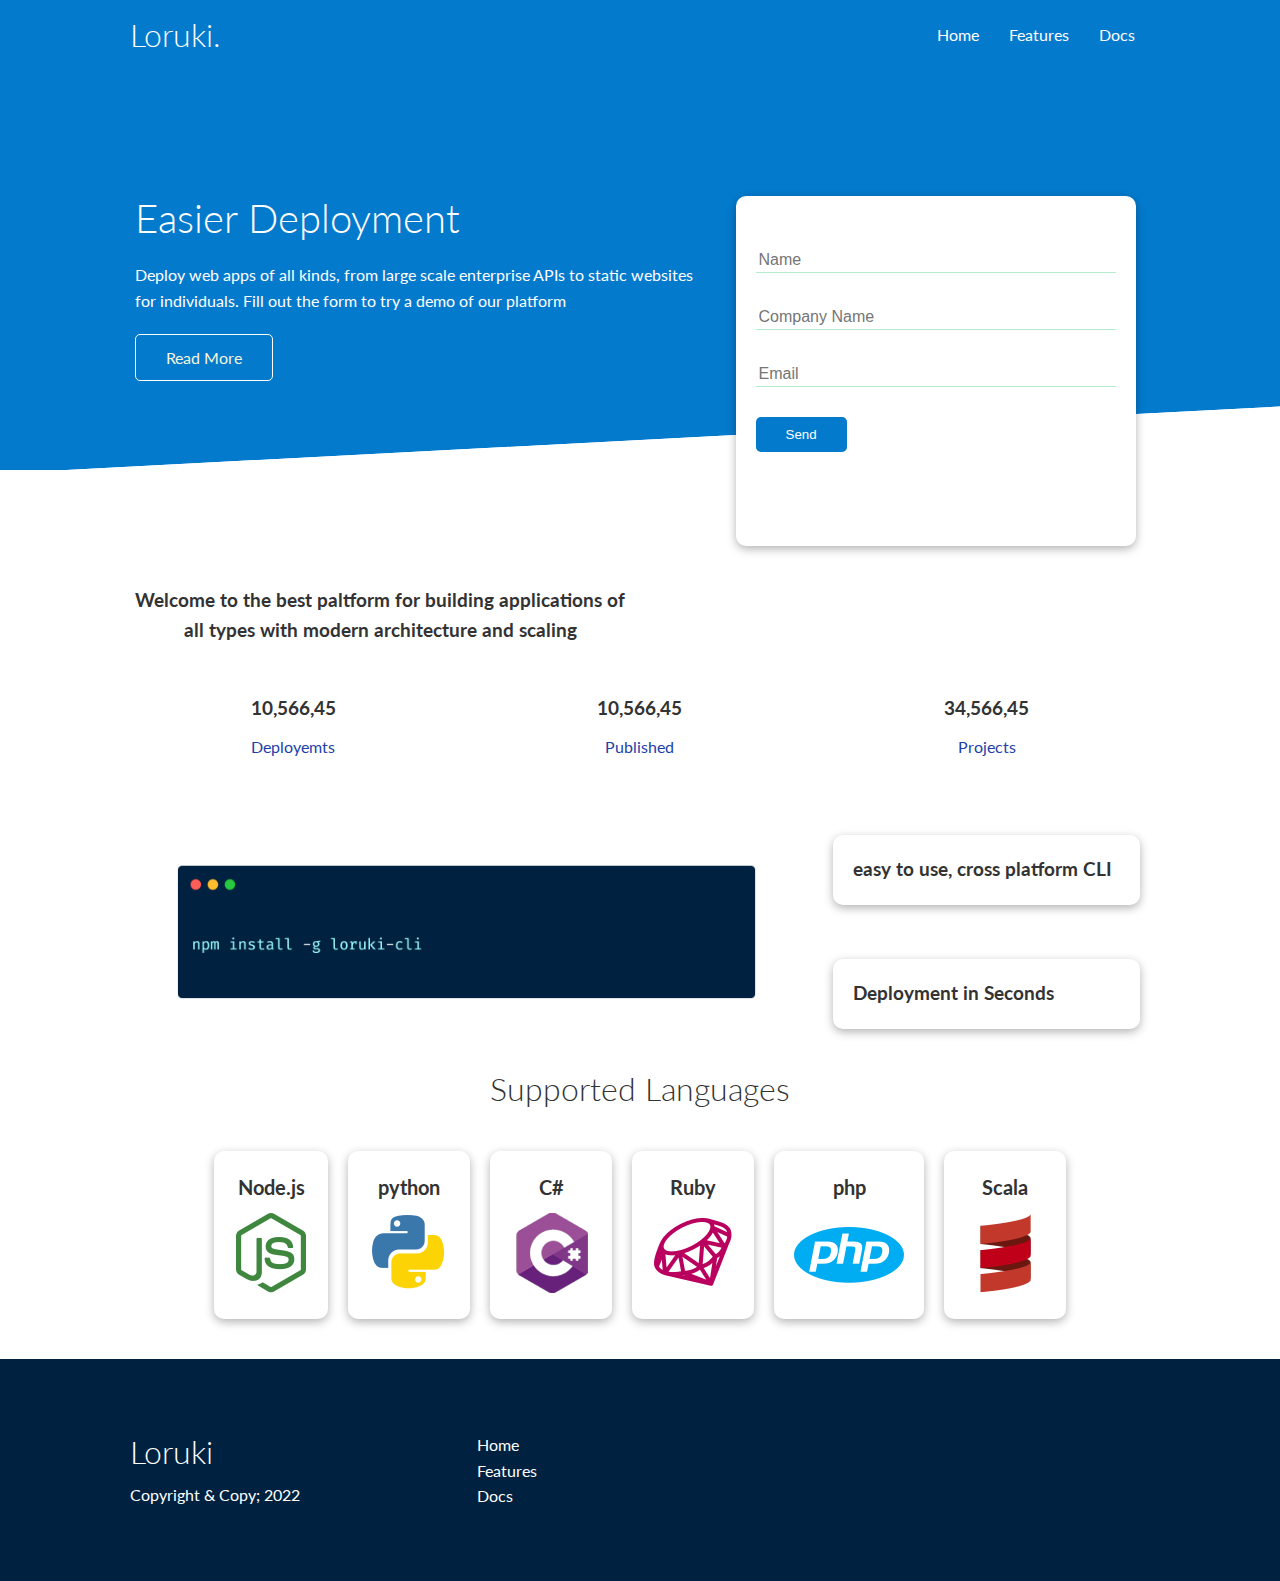
<file: index.html>
<!DOCTYPE html>
<html lang="en">
<head>
    <meta charset="UTF-8">
    <link rel="stylesheet" href="https://cdnjs.cloudflare.com/ajax/libs/font-awesome/5.15.1/css/all.min.css" integrity="sha512-+4zCK9k+qNFUR5X+cKL9EIR+ZOhtIloNl9GIKS57V1MyNsYpYcUrUeQc9vNfzsWfV28IaLL3i96P9sdNyeRssA==" crossorigin="anonymous" />
    <link rel="stylesheet" href="style.css">
    <link rel="stylesheet" href="utilities.css">
    <meta http-equiv="X-UA-Compatible" content="IE=edge">
    <meta name="viewport" content="width=device-width, initial-scale=1.0">
    <title>loruki | Cloud hosting for everyone</title>
    
</head>
<body>
    <!-- Nav Bar -->
    <div class="navbar">
        <div class="container flex">
            <h1 class="logo">Loruki.</h1>
            <nav>
                <ul>
                    <li><a href="index.html">Home</a></li>
                    <li><a href="features.html">Features</a></li>
                    <li><a href="docs.html">Docs</a></li>

                    
                </ul>
            </nav>
        </div>
    </div>


    <!-- Showcase -->
    <section class="showcase">
        <div class="container grid">
            <div class="showcase-text">
                <h1>Easier Deployment</h1>
                <p>Deploy web apps of all kinds,
                 from large scale enterprise APIs to static websites for individuals.
                Fill out the form to try a demo of our platform</p>
                <a href="features.html" class="btn btn-outline">Read More</a>

            </div>
            <form name="contact" method="POST" netlify-honeypot="bot-field" data-netlify="true">
                <input type="hidden" name="form-name" value="contact">
                <p class="hidden">
                    <label>
                      Don’t fill this out if you’re human: <input name="bot-field" />

            <div class="showcase-form card">
                <div class="form-control">
                    <input type="text" name="name" placeholder="Name" required>
                </div>

                <div class="form-control">
                    <input type="text" name="company" placeholder="Company Name" required>
                </div>

                <div class="form-control">
                    <input type="email" name="email" placeholder="Email" required>
                </div>

                <input type="Submit" value="Send" class="btn btn-primary">
            </form>

            </div>
        </div>
    </section> 
    
    
    <!-- Stats -->
    <section class="stats">
  <div class="container">
      <h3 class="stats-heading text-center my-1">Welcome to the best paltform for building applications
          of all types with modern architecture and scaling
      </h3>
        <div class="grid grid-3 text-center my-4">
      <div>
          <i class="div fas fa-server fa-3x"></i>
          <h3>10,566,45</h3>
          <p class="text-secondary">Deployemts</p>
      </div>

      <div>
        <i class="div fas fa-upload fa-3x"></i>
        <h3>10,566,45</h3>
        <p class="text-secondary">Published</p>
    </div>

    <div>
        <i class="div fas fa-project-diagram fa-3x"></i>
        <h3>34,566,45</h3>
        <p class="text-secondary">Projects</p>
    </div>
  </div>

</section>

<!-- CLI -->
<section class="cli">
<div class="container grid">
    <img src="images/cli.png" alt="">
    <div class="card">
        <h3>easy to use, cross platform CLI</h3>
    </div>

    <div class="card">
        <h3>Deployment in Seconds</h3>
    </div>
</div>

</section>


<!-- languages -->

<section class="languages">

    <h2 class="md text-center my-2">
        Supported Languages
    </h2>
    <div class="container flex">
        <div class="card">
            <h4>Node.js</h4>
            <img src="images/node.png" alt="">
        </div>

        <div class="card">
            <h4>python</h4>
            <img src="images/python.png" alt="">
        </div>

        <div class="card">
            <h4>C#</h4>
            <img src="images/csharp.png" alt="">
        </div>

        <div class="card">
            <h4>Ruby</h4>
            <img src="images/ruby.png" alt="">
        </div>

        <div class="card">
            <h4>php</h4>
            <img src="images/php.png" alt="">
        </div>

        <div class="card">
            <h4>Scala</h4>
            <img src="images/scala.png" alt="">
        </div>
    </div>
</section>


<footer class="footer bg-dark py-5">
    <div class="container grid grid-3">
        <div>
            <h1>Loruki</h1>
            <p>Copyright & Copy; 2022</p>
        </div>
    
    <nav>
        <ul>
            <li><a href="index.html">Home</a><li>
                <li><a href="features.html">Features</a><li>
                    <li><a href="docs.html">Docs</a><li>
        </ul>
    </nav>
        <div class="social">
            <a href="#"><i class="fab fa-github fa-2x"></i></a>
            <a href="#"><i class="fab fa-facebook fa-2x"></i></a>
            <a href="#"><i class="fab fa-instagram fa-2x"></i></a>
            <a href="#"><i class="fab fa-twitter fa-2x"></i></a>
        </div>
     </div>
    
</footer>

</body>
</html>
</file>
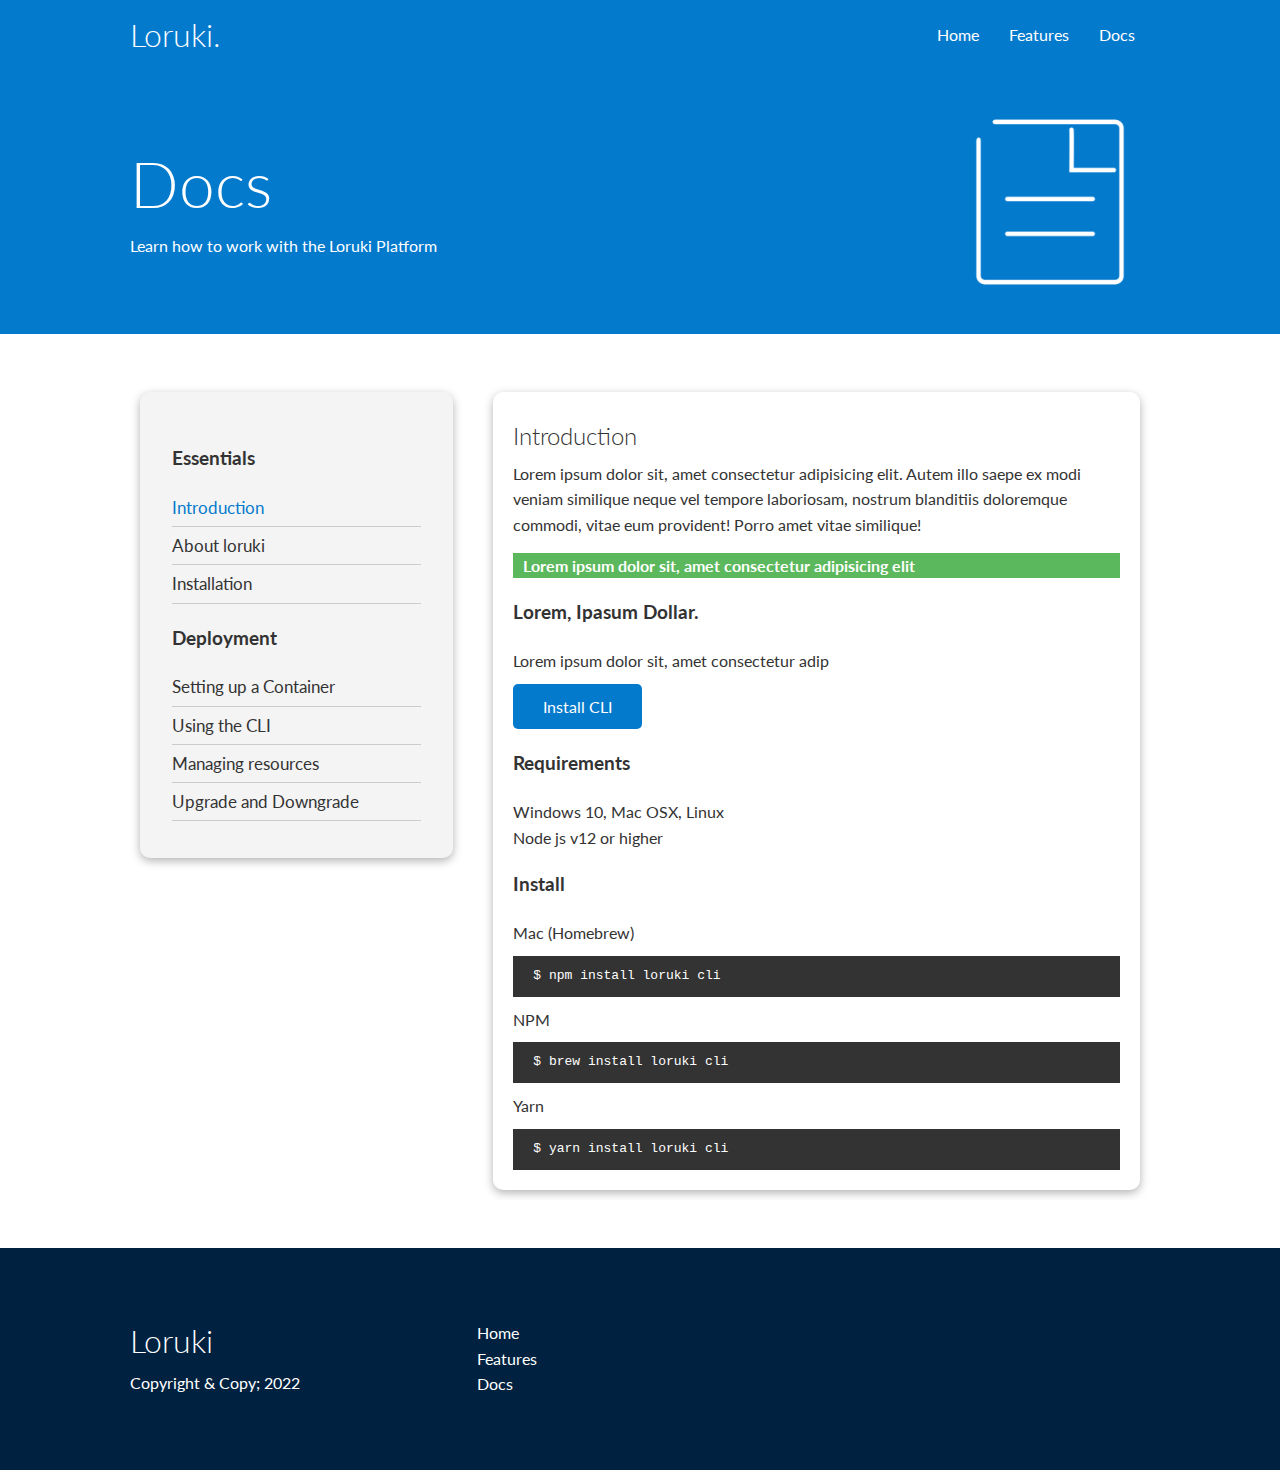
<file: docs.html>
<!DOCTYPE html>
<html lang="en">
<head>
    <meta charset="UTF-8">
    <link rel="stylesheet" href="https://cdnjs.cloudflare.com/ajax/libs/font-awesome/5.15.1/css/all.min.css" integrity="sha512-+4zCK9k+qNFUR5X+cKL9EIR+ZOhtIloNl9GIKS57V1MyNsYpYcUrUeQc9vNfzsWfV28IaLL3i96P9sdNyeRssA==" crossorigin="anonymous" />
    <link rel="stylesheet" href="style.css">
    <link rel="stylesheet" href="utilities.css">
    <meta http-equiv="X-UA-Compatible" content="IE=edge">
    <meta name="viewport" content="width=device-width, initial-scale=1.0">
    <title>loruki | Cloud hosting for everyone</title>
    
</head>
<body>
    <!-- Nav Bar -->
    <div class="navbar">
        <div class="container flex">
            <h1 class="logo">Loruki.</h1>
            <nav>
                <ul>
                    <li><a href="index.html">Home</a></li>
                    <li><a href="features.html">Features</a></li>
                    <li><a href="docs.html">Docs</a></li>

                    
                </ul>
            </nav>
        </div>
    </div>

<section class="docs-head bg-primary py-3">
    <div class="container grid">
        <div>
            <h1 class="xl">Docs</h1>
            <p>Learn how to work with the Loruki Platform</p>
        </div>
        <img src="images/docs.png" alt="">
    </div>
</section>

<!-- Docs-Main -->

<section class="docs-main my-4">
    <div class="container grid">
        <div class="card bg-light p-3">
            <h3 class="my-2">Essentials</h3>
            <nav>
            <ul>
                <li><a class="text-primary" href="#">Introduction</a></li>
                <li><a href="#"> About loruki</a></li>
                <li><a href="#">Installation</a></li>

            </ul>
            </nav>

            <h3 class="my-2">Deployment</h3>
            <nav>
             <ul>
                 <li><a href="#"></a>Setting up a Container</li>
             <li><a href="#"></a>Using the CLI</li>
             <li><a href="#"></a>Managing resources</li>
             <li><a href="#"></a>Upgrade and Downgrade</li>
             </ul>   
            </nav>
        </div>

        <div class="card">
            <h2>Introduction</h2>
            <p>Lorem ipsum dolor sit, amet consectetur adipisicing elit. Autem illo saepe ex modi veniam similique neque vel tempore laboriosam, nostrum blanditiis doloremque commodi, vitae eum provident! Porro amet vitae similique!</p>
            <div class="alert alert-success">
                <i class="fas fa-info"></i>Lorem ipsum dolor sit, amet consectetur adipisicing elit
            </div>

            <h3>Lorem, Ipasum Dollar.</h3>
            <p>Lorem ipsum dolor sit, amet consectetur adip</p>
            <a href="#" class="btn btn-primary">Install CLI</a>

            <h3>Requirements</h3>
            <ul>
                <li>Windows 10, Mac OSX, Linux</li>
                <li>Node js v12 or higher</li>
            </ul>
            <h3>Install</h3>
            <p>Mac (Homebrew)</p>
            <pre><code>$ npm install loruki cli</code></pre>
            <p>NPM</p>
            <pre><code>$ brew install loruki cli</code></pre>
            <p>Yarn</p>
            <pre><code>$ yarn install loruki cli</code></pre>
            
        </div>
    </div>
</section>


   


<footer class="footer bg-dark py-5">
    <div class="container grid grid-3">
        <div>
            <h1>Loruki</h1>
            <p>Copyright & Copy; 2022</p>
        </div>
    
    <nav>
        <ul>
            <li><a href="index.html">Home</a><li>
                <li><a href="features.html">Features</a><li>
                    <li><a href="docs.html">Docs</a><li>
        </ul>
    </nav>
        <div class="social">
            <a href="#"><i class="fab fa-github fa-2x"></i></a>
            <a href="#"><i class="fab fa-facebook fa-2x"></i></a>
            <a href="#"><i class="fab fa-instagram fa-2x"></i></a>
            <a href="#"><i class="fab fa-twitter fa-2x"></i></a>
        </div>
     </div>
    
</footer>

</body>
</html>
</file>
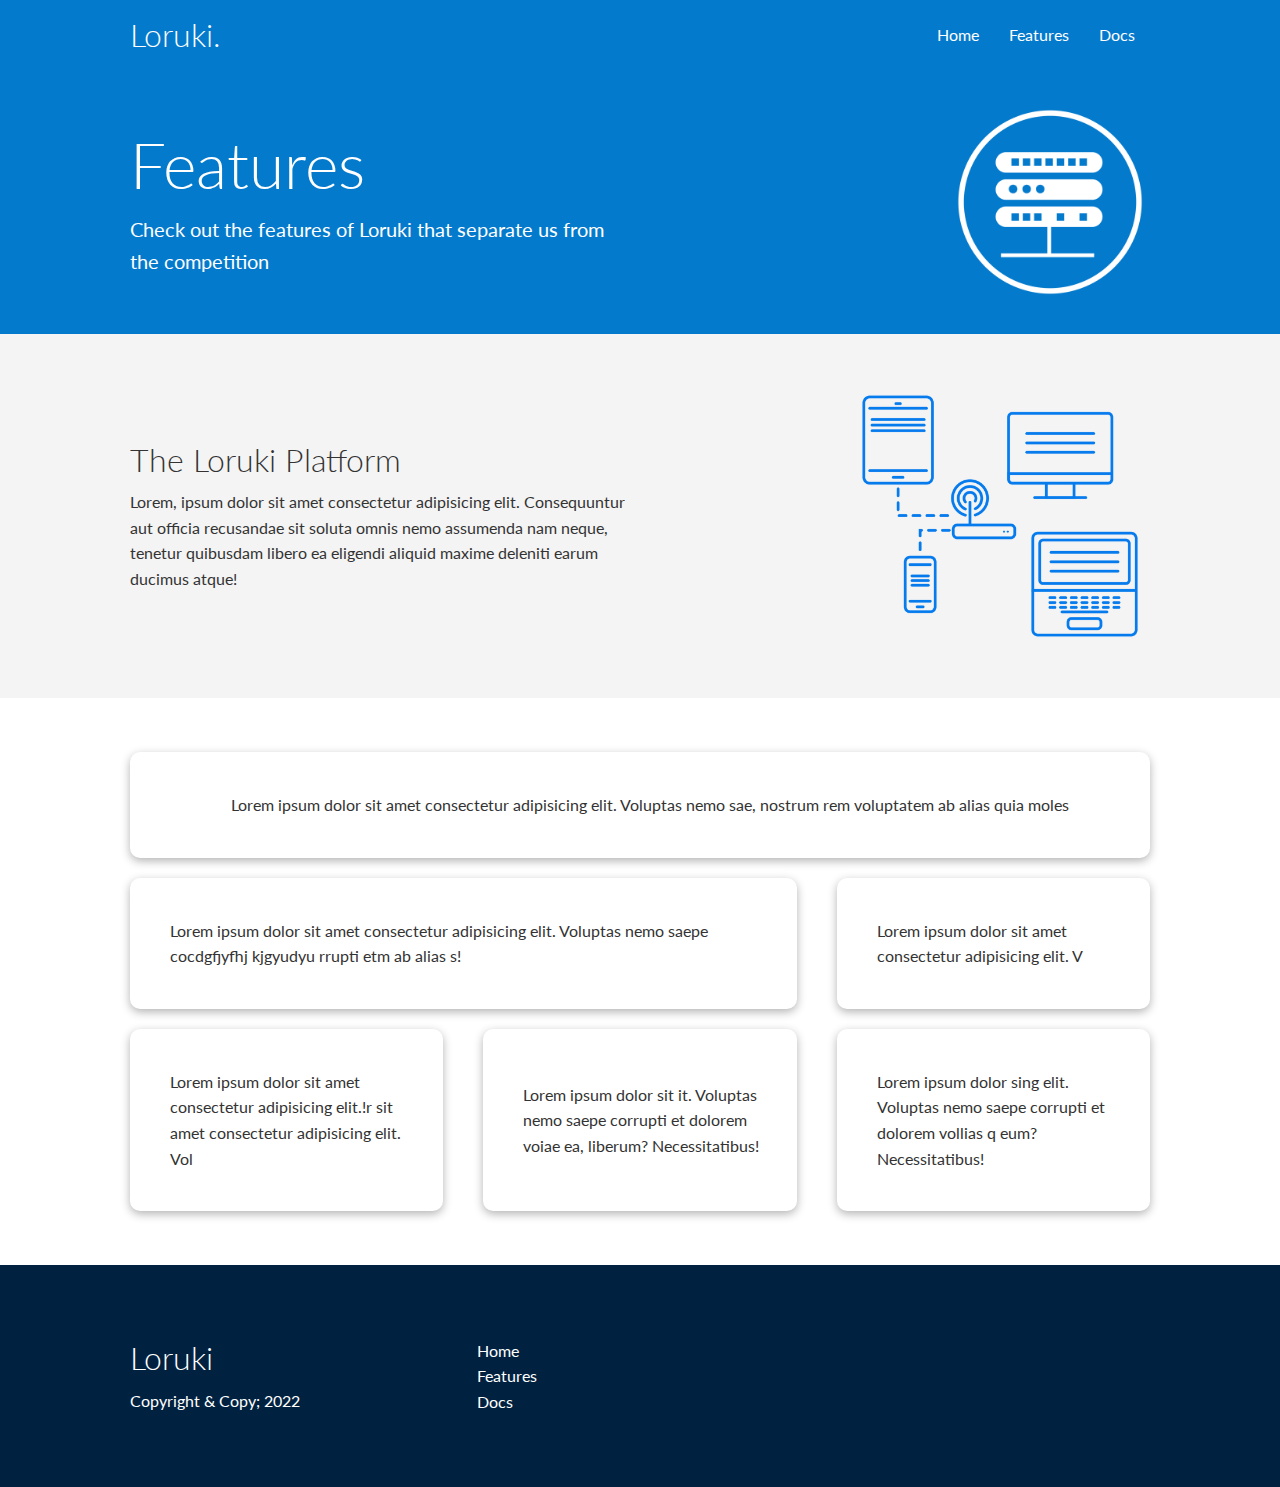
<file: features.html>
<!DOCTYPE html>
<html lang="en">
<head>
    <meta charset="UTF-8">
    <link rel="stylesheet" href="https://cdnjs.cloudflare.com/ajax/libs/font-awesome/5.15.1/css/all.min.css" integrity="sha512-+4zCK9k+qNFUR5X+cKL9EIR+ZOhtIloNl9GIKS57V1MyNsYpYcUrUeQc9vNfzsWfV28IaLL3i96P9sdNyeRssA==" crossorigin="anonymous" />
    <link rel="stylesheet" href="style.css">
    <link rel="stylesheet" href="utilities.css">
    <meta http-equiv="X-UA-Compatible" content="IE=edge">
    <meta name="viewport" content="width=device-width, initial-scale=1.0">
    <title>loruki | Cloud hosting for everyone</title>
    
</head>
<body>
    <!-- Nav Bar -->
    <div class="navbar">
        <div class="container flex">
            <h1 class="logo">Loruki.</h1>
            <nav>
                <ul>
                    <li><a href="index.html">Home</a></li>
                    <li><a href="features.html">Features</a></li>
                    <li><a href="docs.html">Docs</a></li>

                    
                </ul>
            </nav>
        </div>
    </div>

    <!-- Head-->
    <section class="features-head bg-primary py-3">
        <div class="container grid">
            <div>
            <h1 class="xl">Features</h1>
            <p class="lead">
                Check out the features of Loruki that separate us from the
                competition
            </p>
        </div>
            <img src="images/server.png" alt="">
          
        </div>
    </section>

    <!-- Sub-Head -->
    <section class="features-sub-head bg-light py-3">
        <div class="container grid">
            <div>
                <h1 class="md">The Loruki Platform</h1>
                <p>Lorem, ipsum dolor sit amet consectetur adipisicing elit. 
                    Consequuntur aut officia recusandae sit soluta omnis nemo assumenda nam neque, 
                    tenetur quibusdam libero ea eligendi aliquid maxime deleniti earum ducimus atque!</p>
            </div>
            
                <img src="images/server2.png" alt="">
            
        </div>
    </section>

    <!-- features-main -->
    <section class="features-main my-2">
        <div class="container grid grid-3">
        <div class="card flex">
            <i class="fas fa-server fa-3x"></i>
            <p>Lorem ipsum dolor sit amet consectetur adipisicing elit. Voluptas nemo sae, nostrum rem voluptatem ab alias quia moles</p>
        </div>
        <div class="card flex">
            <i class="fas fa-network-wired fa-3x"></i>
            <p>Lorem ipsum dolor sit amet consectetur adipisicing elit. Voluptas nemo saepe cocdgfjyfhj kjgyudyu rrupti etm ab alias s!</p>
        </div>
        <div class="card flex">
            <i class="fas fa-laptop-code fa-3x"></i>
            <p>Lorem ipsum dolor sit amet consectetur adipisicing elit. V
                </div>
        <div class="card flex">
            <i class="fas fa-database fa-3x"></i>
            <p>Lorem ipsum dolor sit amet consectetur adipisicing elit.!r sit amet consectetur adipisicing elit. Vol</p>
        </div>
        <div class="card flex">
            <i class="fas fa-power-off fa-3x"></i>
            <p>Lorem ipsum dolor sit it. Voluptas nemo saepe corrupti et dolorem voiae ea, liberum? Necessitatibus!</p>
        </div>
        <div class="card flex">
            <i class="fas fa-upload fa-3x"></i>
            <p>Lorem ipsum dolor sing elit. Voluptas nemo saepe corrupti et dolorem vollias q eum? Necessitatibus!</p>
        </div>

    </div>   
    </section>



<footer class="footer bg-dark py-5">
    <div class="container grid grid-3">
        <div>
            <h1>Loruki</h1>
            <p>Copyright & Copy; 2022</p>
        </div>
    
    <nav>
        <ul>
            <li><a href="index.html">Home</a><li>
                <li><a href="features.html">Features</a><li>
                    <li><a href="docs.html">Docs</a><li>
        </ul>
    </nav>
        <div class="social">
            <a href="#"><i class="fab fa-github fa-2x"></i></a>
            <a href="#"><i class="fab fa-facebook fa-2x"></i></a>
            <a href="#"><i class="fab fa-instagram fa-2x"></i></a>
            <a href="#"><i class="fab fa-twitter fa-2x"></i></a>
        </div>
     </div>
    
</footer>

</body>
</html>
</file>
<file: style.css>
@import url('https://fonts.googleapis.com/css2?family=Lato:wght@300&display=swap');


:root{
    --primary-color:#047acd;
    --n-color: #1c3fa8;
    --dark-color:#002240;
    --light-color: #f4f4f4;
    --success-color: #5cb85c;
    --erroe-color: #d9534f;

}

*{
    box-sizing: border-box;
    padding: 0;
    margin: 0;

}


body{
    font-family: 'Lato', sans-serif;
    color: #333;
    line-height: 1.6;

}

ul{
    list-style-type: none;
}

a{
    text-decoration: none;
    color: #333;
}

h1,h2{
    font-weight: 300;
    line-height: 1.2;
    margin: 10px 0;
}

p{
    margin: 10px 0;
}

img{
    width: 100%;
}



/* Nav Bar */

.navbar{
    background-color: var(--primary-color);
    color: #fff;
    height: 70px;
}

.navbar ul{
    display: flex;
}

.navbar a{
    color: #fff;
    padding: 10px;
    margin: 0 5px;
}

.navbar a:hover{
    border-bottom:  2px #fff solid ;
}

.navbar .flex{
    justify-content:space-between ;
}


.showcase{
    height: 400px;
    background-color: var(--primary-color);
    color: #fff;
    position: relative;
}

.showcase h1{
    font-size: 40px;
}

.showcase p{
    margin: 20px 0;
}

.showcase .grid{
    overflow: visible;
    grid-template-columns: 55% auto;
    gap: 30px;
}
.showcase-text{
    animation: slideInFromLeft 1s ease-in;
}

.showcase-form{
    position: relative;
    top: 60px;
    height: 350px;
    width: 400px;
    padding: 40px;
    z-index: 100;
    justify-self: flex-end;
    animation: slideInFromRight 1s ease-in;

}

.showcase-form .form-control{
    margin: 30px 0;
}


.showcase-form input[type='text'],
.showcase-form input[type='email']{
    border:0;
    border-bottom: 1px solid #b4eccb;
    width: 100%;
    padding: 3px;
    font-size: 16px;
}

.showcase-form input:focus{
    outline: none;
}


.showcase::before,
.showcase::after{
    content: '';
    position: absolute;
    height: 100px;
    bottom: -70px;
    right: 0;
    left: 0;
    background-color:#fff;
    transform: skewY(-3deg);
}

/* Stats */

.stats{

    padding-top: 100px;
}

.stats-heading{
    max-width: 500px;
    margin: auto;
}

/*  cli */

.cli .grid{
 grid-template-columns: repeat(3,1fr);
 grid-template-rows: repeat(2, 1fr);
}

.cli .grid > *:first-child{
    grid-column: 1 / span 2;
    grid-row: 1 / span 2;
}

/*  Languages */
 .languages .flex{
     flex-wrap: wrap;
 }

 .languages .card{
     text-align: center;
     margin: 18px 10px 40px;
     transition: transform 0.2s ease-in;
 }

 .languages .card h4{
     font-size: 20px;
     margin-bottom: 10px;
 }

 .languages .card:hover{
     transform: translateY(-14px);
 }

 /* Features-head */

 .features-head img, .docs-head img{
     width: 200px;
     justify-self: flex-end;
 }
 .features-sub-head img{
    width: 300px;
    justify-self: flex-end;

 }

 .features-main .grid{
     padding: 30px;
 }

 .features-main .card >i{
     margin-right: 20px;

 }

 .features-main .grid> *:first-child{
     grid-column: 1/ span 3;
 }

 .features-main .grid> *:nth-child(2){
     grid-column: 1/ span 2;
 }

 /* Styling Docs */

 .docs-main h3{
     margin: 20px 0;
 }

 .docs-main .grid{
     grid-template-columns: 1fr 2fr;
     align-items: flex-start;
 }

 .docs-main nav li{
     font-size: 17px;
     padding-bottom: 5px;
     margin-bottom: 5px;
     border-bottom: 1px solid #ccc;
 }

 .docs-main a:hover{
     font-weight: bold;
 }

 /* Footer */



 .footer .social a{
     margin: 0 10px;
 }

 .fa-github:hover {
    color: #000000;
  }
  
  .fa-facebook:hover {
    color: #1773EA;
  }
  
  .fa-instagram:hover {
    color: #B32E87;
  }
  
  .fa-twitter:hover {
    color: #1C9CEA;
  }


  code, pre{
      background: #333;
      color: #fff;
      padding: 10px;
  }

  .hidden{
      visibility: hidden;
      height: 0%;
  }

  @keyframes slideInFromLeft{
    0%{
        transform: translateX(-100%);
    }

    100%{
        transform: translateX(0);
    }
}

@keyframes slideInFromRight{
    0%{
        transform: translateX(100%);
    }

    100%{
        transform: translateX(0);
    }
}
        

  @keyframes slideInFromTop{
      0%{
          transform: translateY(-100%);
      }

      100%{
          transform: translateX(0);
      }
  }

  @keyframes slideInFromBottom{
    0%{
        transform: translateY(100%);
    }

    100%{
        transform: translateX(0);
    }
}


  /* Media Quries for Tablets and Under */

  @media(max-width: 768px){
      .grid,
      .showcase .grid,
      .stats .grid,
      .cli .grid,
      .cloud .grid,
      .features-main .grid,
      .docs-main .grid{
          grid-template-columns: 1fr;
          grid-template-rows:1fr ;
      }
      .showcase{
          height: auto;
      }

      .showcase-text{
          text-align: center;
          margin-top: 40px;
          animation: slideInFromTop 1s ease-in;
      }

      .showcase-form{
          justify-self: center;
          margin: auto;
          animation: slideInFromBottom 1s ease-in;

      }

      .cli .grid>*:first-child{
          grid-column: 1;
          grid-row: 1;
      }

      .features-head,.features-sub-head,.docs-head{
          text-align: center;
      }
      .features-head img,
      .features-sub-head img,
      .docs-head img{
          justify-self: center;
      }

      .features-main .grid> *:first-child,
      .features-main .grid>* :nth-child(2){
          grid-column:1;
      }
  }

  /* Mobile */
@media(max-width:500px){
    .navbar{
        height: 110px;
    }
    .navbar .flex{
        flex-direction: column;
    }
    .navbar ul{
        padding: 10px;
        background-color: rgba(0, 0, 0, 0.1);
    }
    .showcase-form{
        width: 300px;
    }
}
</file>
<file: utilities.css>
:root{
    --primary-color:#047acd;
    --secondary-color: #1c3fa8;
    --dark-color:#002240;
    --light-color: #f4f4f4;
    --success-color: #5cb85c;
    --erroe-color: #d9534f;
}

.container{
    max-width: 1100px;
    margin: 0 auto;
    overflow: auto;
    padding:0 40px ;
}

.card{
    background-color: #fff;
    color: #333;
    border-radius: 10px;
    box-shadow: 0 3px 10px rgba(0,0,0,0.3);
    padding: 20px;
    margin: 10px;
}
.flex{
    display: flex;
    justify-content: center;
    align-items: center;
    height:100% ;
}

.grid{
    display: grid;
    grid-template-columns: repeat(2, 1fr);
    gap: 20px;
    justify-content: center;
    align-items: center;
    height: 100%;
}

.grid-3{
    grid-template-columns: repeat(3,1fr);
}


/* Buttons */
.btn{
    display: inline-block;
    padding: 10px 30px;
    cursor: pointer;
    background: var(--primary-color);
    color: beige;
    border: none;
    border-radius: 5px;
}

.btn-outline{
    background-color: transparent;
    border: 1px solid #fff;
}

.btn:hover{
    transform: scale(0.98);
}

/* Alert */

.alert{
  background-color: var(--light-color);
  padding-left: 10px 20px;
  font-weight: bold;
  margin: 15px 0;
}

.alert i{
  margin-right: 10px;
}

.alert-success{
  background-color: var(--success-color);
  color: #fff;
}

.alert-error {
  background-color: var(--error-color);
  color: #fff;
}
.flex{
  display: flex;
  justify-content: center;
  align-items: center;
  height: 100%;
}




/* Backgrounds And Colored Buttons */
 .bg-primary, .btn-primary{
     background-color: var(--primary-color);
     color: #fff;
 }

 .bg-secondary, .btn-secondary{
     background-color: var(--secondary-color);
     color: #fff;
 }


 .bg-dark, .btn-dark{
    background-color: var(--dark-color);
    color: #fff;
}


.bg-light, .btn-light{
    background-color: var(--light-color);
    color: #333;
}

.bg-primary a,
.btn-primary a,
.bg-secondary a,
.btn-secondary a,
.bg-dark a,
.btn-dark a {
  color: #fff;
}


.text-primary {
    color: var(--primary-color);
  }
  
  .text-secondary {
    color: var(--secondary-color);
  }
  
  .text-dark {
    color: var(--dark-color);
  }
  
  .text-light {
    color: var(--light-color);
  }
  
  /* Text sizes */
  .lead {
    font-size: 20px;
  }
  
  .sm {
    font-size: 1rem;
  }
  
  .md {
    font-size: 2rem;
  }
  
  .lg {
    font-size: 3rem;
  }
  
  .xl {
    font-size: 4rem;
  }
  
  .text-center {
    text-align: center;
  }


  .my-1 {
    margin: 1rem 0;
  }
  
  .my-2 {
    margin: 1.5rem 0;
  }
  
  .my-3 {
    margin: 2rem 0;
  }
  
  .my-4 {
    margin: 3rem 0;
  }
  
  .my-5 {
    margin: 4rem 0;
  }
  
  .m-1 {
    margin: 1rem;
  }
  
  .m-2 {
    margin: 1.5rem;
  }
  
  .m-3 {
    margin: 2rem;
  }
  
  .m-4 {
    margin: 3rem;
  }
  
  .m-5 {
    margin: 4rem;
  }
  
  /* Padding */
  .py-1 {
    padding: 1rem 0;
  }
  
  .py-2 {
    padding: 1.5rem 0;
  }
  
  .py-3 {
    padding: 2rem 0;
  }
  
  .py-4 {
    padding: 3rem 0;
  }
  
  .py-5 {
    padding: 4rem 0;
  }
  
  .p-1 {
    padding: 1rem;
  }
  
  .p-2 {
    padding: 1.5rem;
  }
  
  .p-3 {
    padding: 2rem;
  }
  
  .p-4 {
    padding: 3rem;
  }
  
  .p-5 {
    padding: 4rem;
  }
</file>
